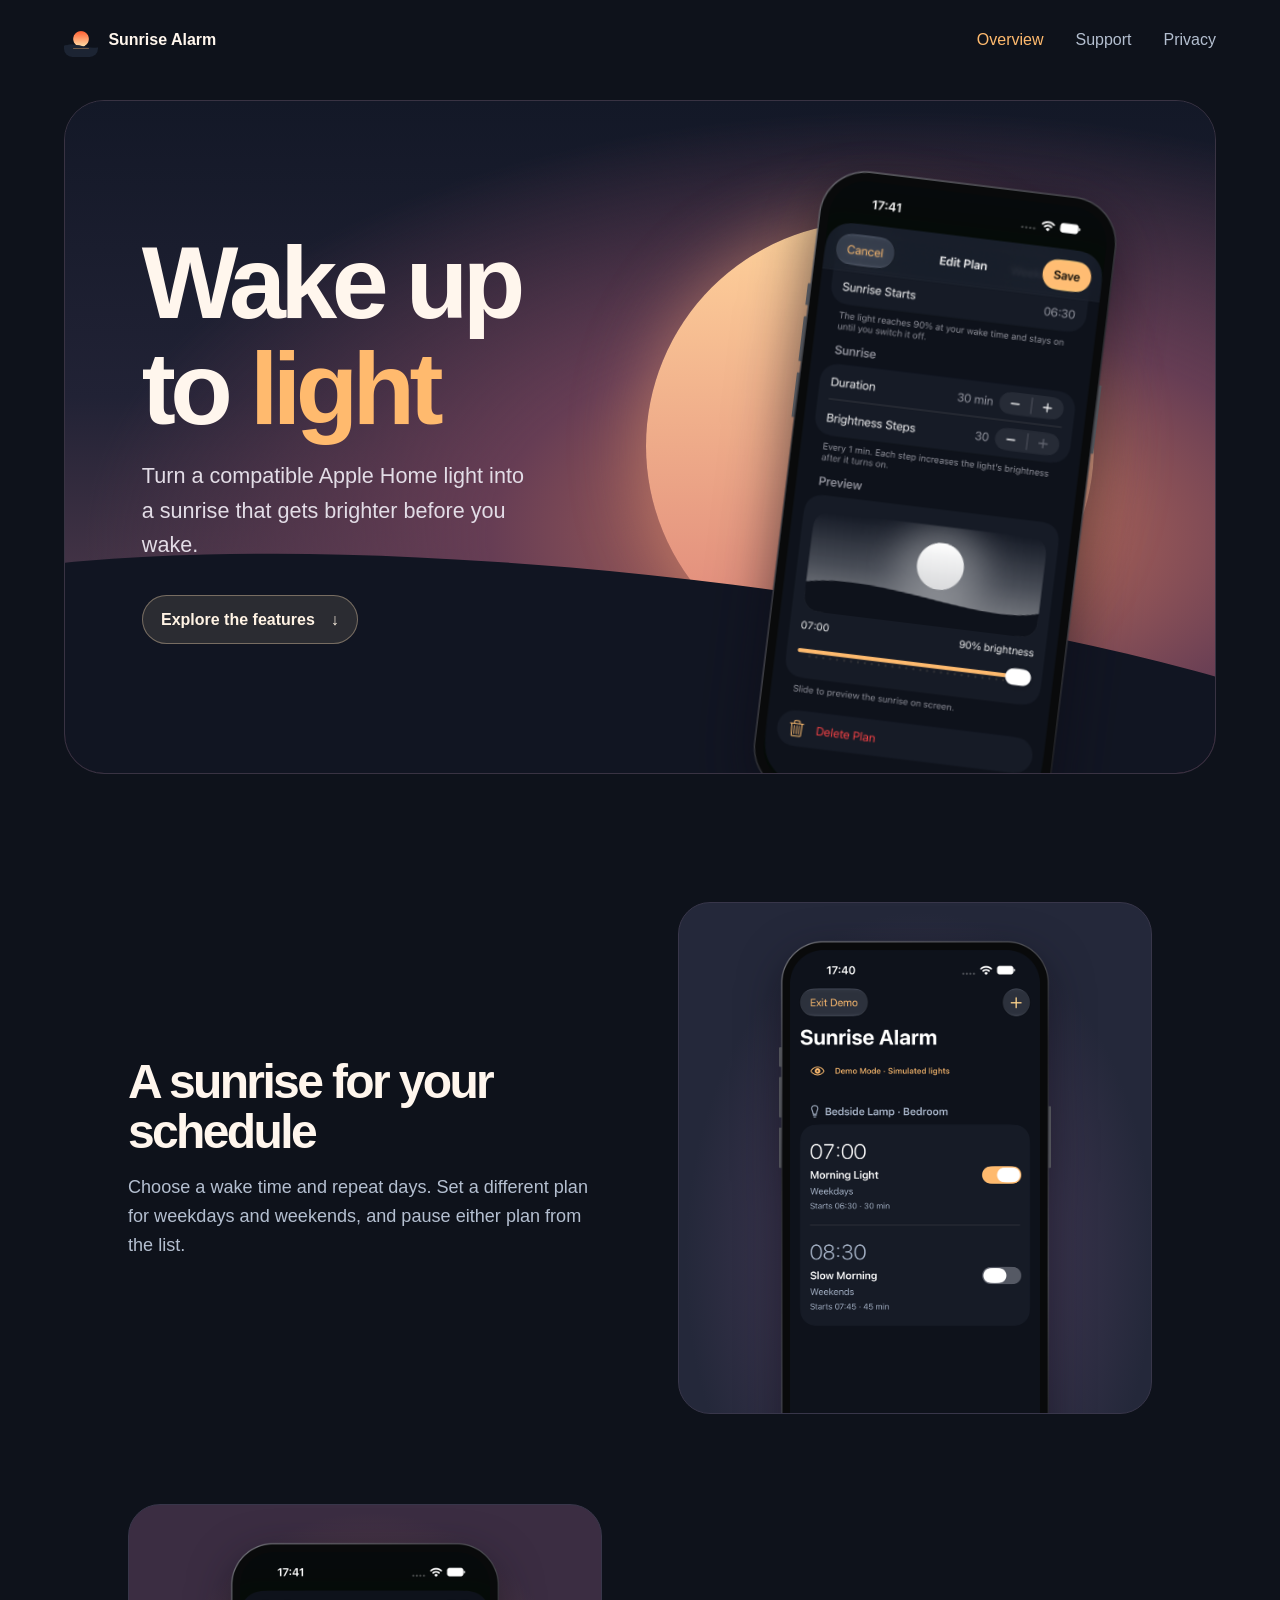
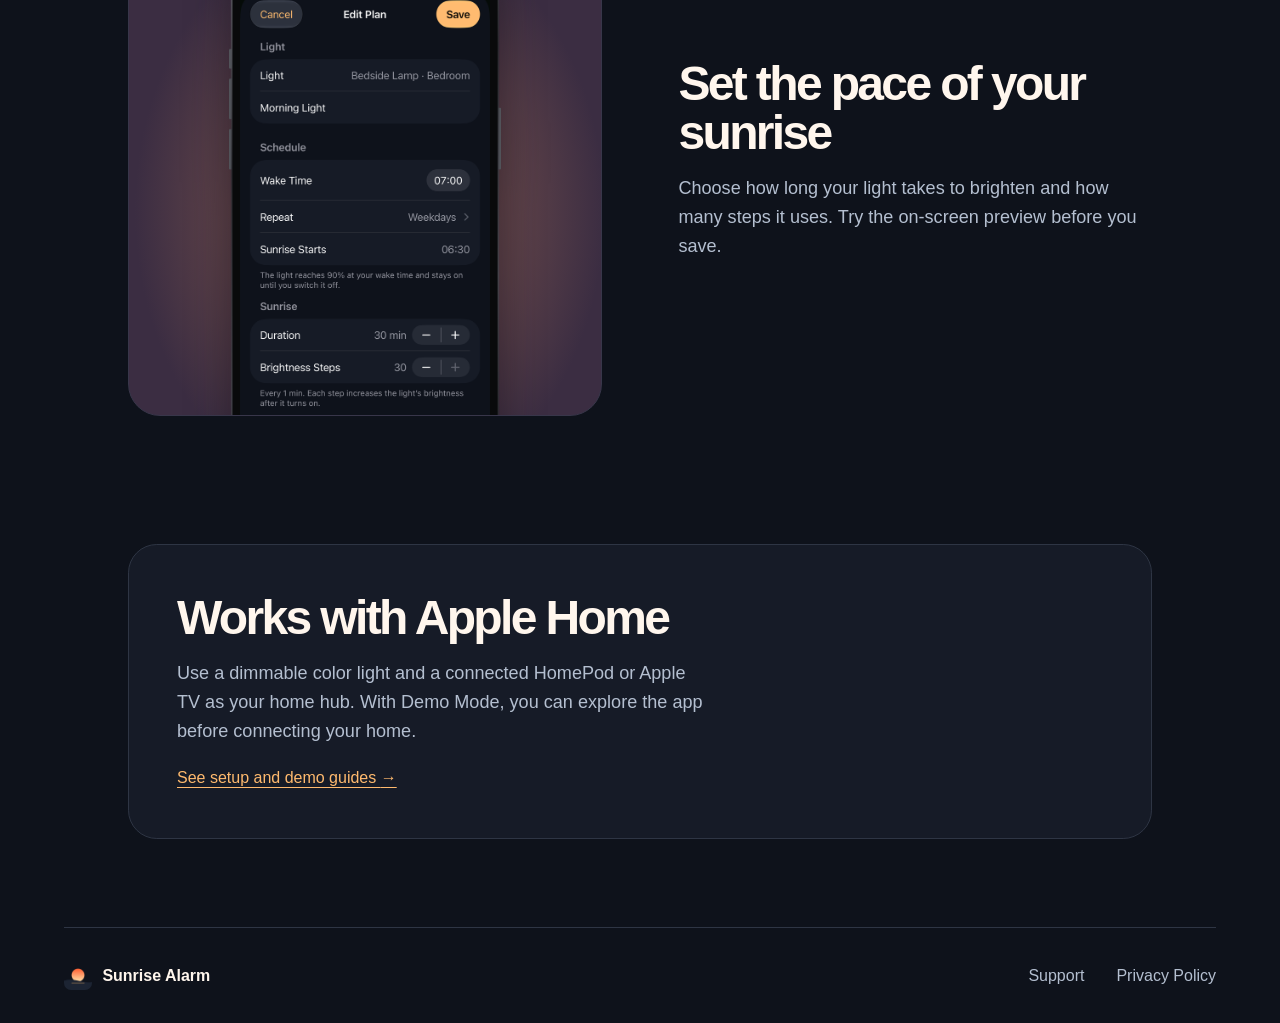
<file: index.html>
<!doctype html>
<html lang="en">
<head>
  <meta charset="utf-8">
  <meta name="viewport" content="width=device-width, initial-scale=1">
  <meta name="theme-color" content="#0e121b">
  <title>Sunrise Alarm | Wake up to light</title>
  <meta name="description" content="Turn a compatible Apple Home light into a gradual sunrise on iPhone and iPad.">
  <link rel="icon" href="assets/icon.png">
  <link rel="stylesheet" href="style.css">
</head>
<body>
  <a class="skip" href="#main">Skip to content</a>
  <header class="site-header">
    <a class="brand" href="./"><img src="assets/icon.png" width="34" height="34" alt="">Sunrise Alarm</a>
    <nav aria-label="Main navigation"><a href="./" aria-current="page">Overview</a><a href="support.html">Support</a><a href="privacy.html">Privacy</a></nav>
  </header>
  <main id="main">
    <section class="hero">
      <div class="hero-copy">
        <h1>Wake up<br>to <em>light</em></h1>
        <p>Turn a compatible Apple Home light into a sunrise that gets brighter before you wake.</p>
        <a class="pill" href="#features">Explore the features <span aria-hidden="true">↓</span></a>
      </div>
      <div class="hero-visual">
        <div class="horizon" aria-hidden="true"><div class="sun"></div><div class="hill"></div></div>
        <img class="hero-phone" src="assets/preview.png" alt="Sunrise Alarm on iPhone showing the on-screen sunrise preview">
      </div>
    </section>
    <section class="features" id="features">
      <article class="feature">
        <div class="feature-copy">
          <h2>A sunrise for your schedule</h2>
          <p>Choose a wake time and repeat days. Set a different plan for weekdays and weekends, and pause either plan from the list.</p>
        </div>
        <div class="feature-visual"><img loading="lazy" src="assets/plans.png" alt="Two sample sunrise plans for the same bedside lamp, with separate weekday and weekend schedules"></div>
      </article>
      <article class="feature reverse">
        <div class="feature-copy">
          <h2>Set the pace of your sunrise</h2>
          <p>Choose how long your light takes to brighten and how many steps it uses. Try the on-screen preview before you save.</p>
        </div>
        <div class="feature-visual warm"><img loading="lazy" src="assets/schedule.png" alt="Plan editor showing the wake time, repeat days, sunrise start, duration, and brightness steps"></div>
      </article>
    </section>
    <section class="requirements">
      <h2>Works with Apple Home</h2>
      <p>Use a dimmable color light and a connected HomePod or Apple TV as your home hub. With Demo Mode, you can explore the app before connecting your home.</p>
      <a class="text-link" href="support.html">See setup and demo guides <span aria-hidden="true">→</span></a>
    </section>
  </main>
  <footer class="site-footer">
    <a class="brand" href="./"><img src="assets/icon.png" width="28" height="28" alt="">Sunrise Alarm</a>
    <nav aria-label="Footer navigation"><a href="support.html">Support</a><a href="privacy.html">Privacy Policy</a></nav>
  </footer>
</body>
</html>
</file>
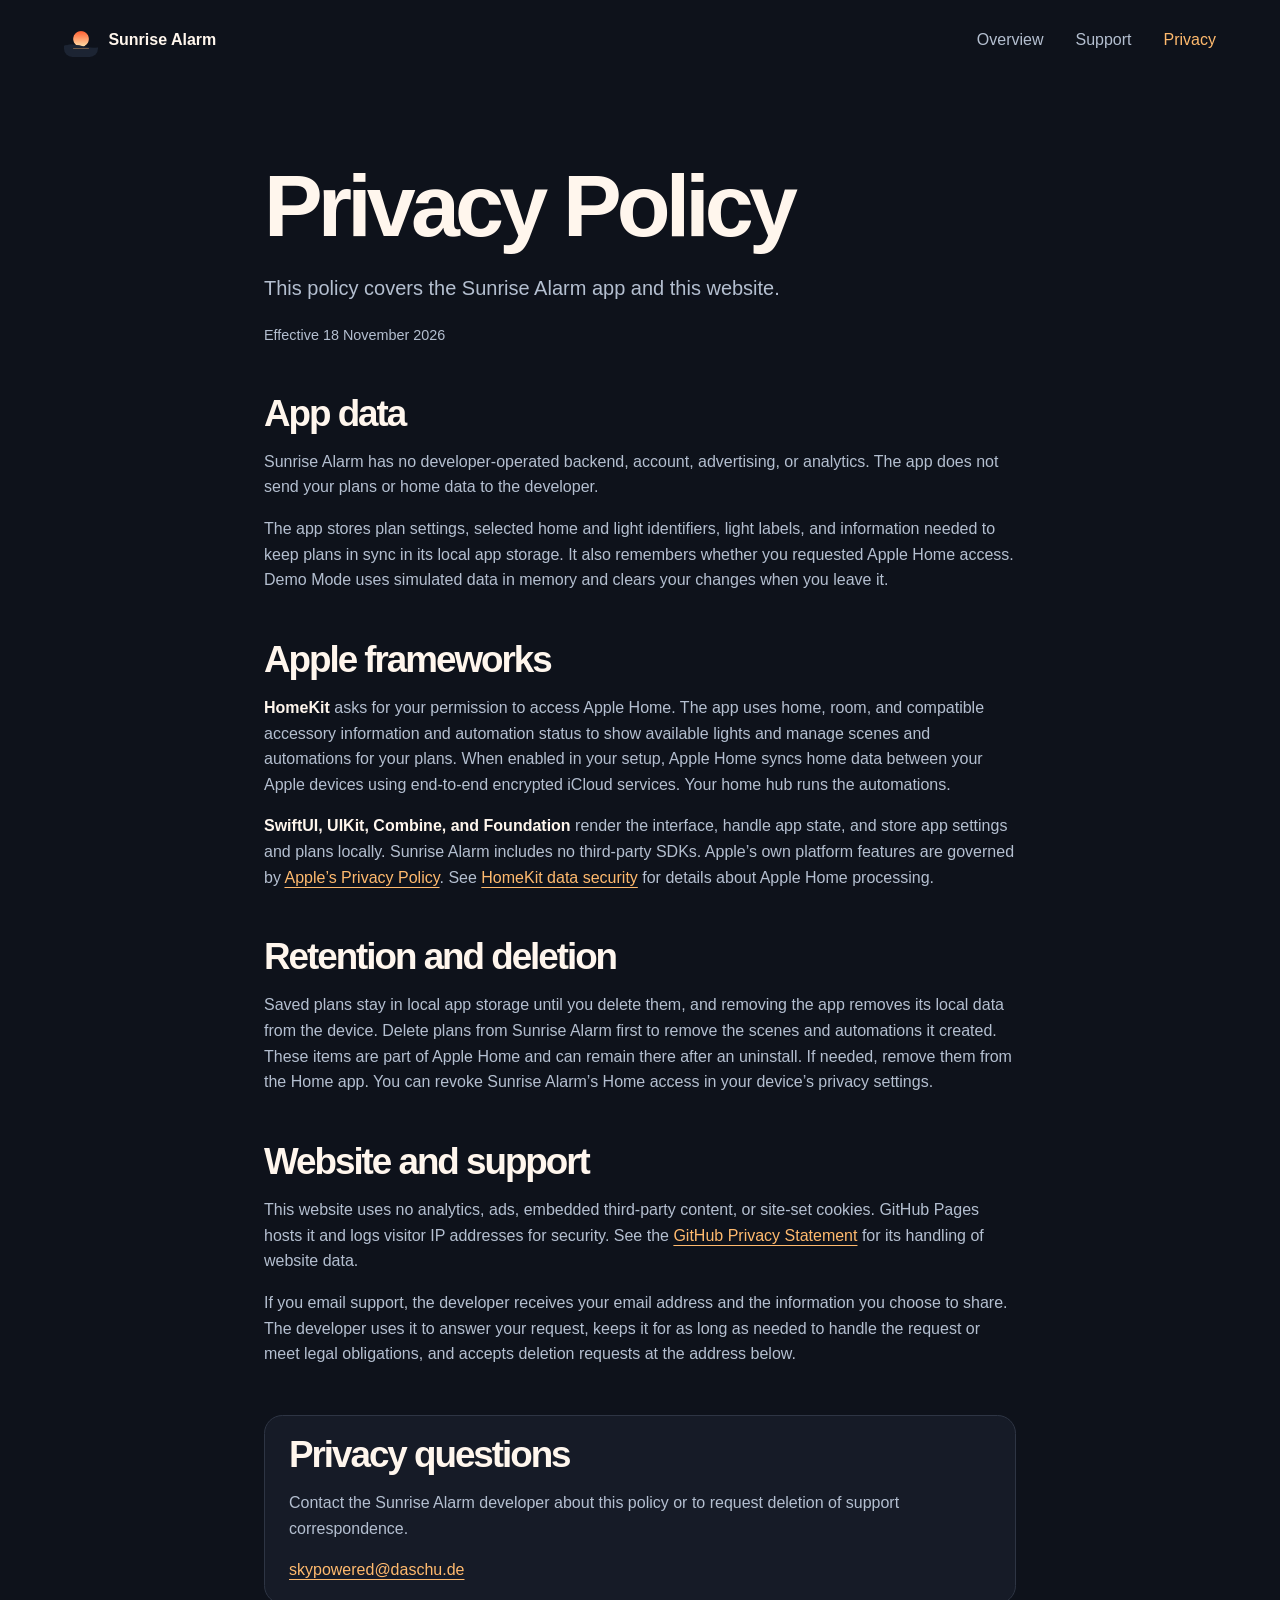
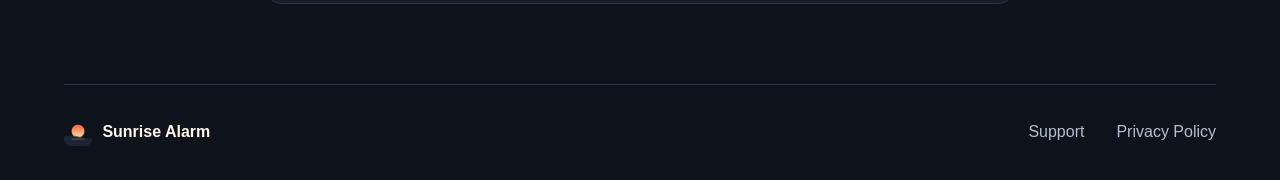
<file: privacy.html>
<!doctype html>
<html lang="en">
<head>
  <meta charset="utf-8">
  <meta name="viewport" content="width=device-width, initial-scale=1">
  <meta name="theme-color" content="#0e121b">
  <title>Privacy Policy | Sunrise Alarm</title>
  <meta name="description" content="How Sunrise Alarm handles Apple Home data, local plans, and website visits.">
  <link rel="icon" href="assets/icon.png">
  <link rel="stylesheet" href="style.css">
</head>
<body>
  <a class="skip" href="#main">Skip to content</a>
  <header class="site-header">
    <a class="brand" href="./"><img src="assets/icon.png" width="34" height="34" alt="">Sunrise Alarm</a>
    <nav aria-label="Main navigation"><a href="./">Overview</a><a href="support.html">Support</a><a href="privacy.html" aria-current="page">Privacy</a></nav>
  </header>
  <main id="main">
    <article class="document">
      <h1>Privacy Policy</h1>
      <p class="intro">This policy covers the Sunrise Alarm app and this website.</p>
      <p class="date">Effective 18 November 2026</p>
      <section>
        <h2>App data</h2>
        <p>Sunrise Alarm has no developer-operated backend, account, advertising, or analytics. The app does not send your plans or home data to the developer.</p>
        <p>The app stores plan settings, selected home and light identifiers, light labels, and information needed to keep plans in sync in its local app storage. It also remembers whether you requested Apple Home access. Demo Mode uses simulated data in memory and clears your changes when you leave it.</p>
      </section>
      <section>
        <h2>Apple frameworks</h2>
        <p><strong>HomeKit</strong> asks for your permission to access Apple Home. The app uses home, room, and compatible accessory information and automation status to show available lights and manage scenes and automations for your plans. When enabled in your setup, Apple Home syncs home data between your Apple devices using end-to-end encrypted iCloud services. Your home hub runs the automations.</p>
        <p><strong>SwiftUI, UIKit, Combine, and Foundation</strong> render the interface, handle app state, and store app settings and plans locally. Sunrise Alarm includes no third-party SDKs. Apple’s own platform features are governed by <a href="https://www.apple.com/legal/privacy/">Apple’s Privacy Policy</a>. See <a href="https://support.apple.com/guide/security/data-security-sec49613249e/web">HomeKit data security</a> for details about Apple Home processing.</p>
      </section>
      <section>
        <h2>Retention and deletion</h2>
        <p>Saved plans stay in local app storage until you delete them, and removing the app removes its local data from the device. Delete plans from Sunrise Alarm first to remove the scenes and automations it created. These items are part of Apple Home and can remain there after an uninstall. If needed, remove them from the Home app. You can revoke Sunrise Alarm’s Home access in your device’s privacy settings.</p>
      </section>
      <section>
        <h2>Website and support</h2>
        <p>This website uses no analytics, ads, embedded third-party content, or site-set cookies. GitHub Pages hosts it and logs visitor IP addresses for security. See the <a href="https://docs.github.com/en/site-policy/privacy-policies/github-general-privacy-statement">GitHub Privacy Statement</a> for its handling of website data.</p>
        <p>If you email support, the developer receives your email address and the information you choose to share. The developer uses it to answer your request, keeps it for as long as needed to handle the request or meet legal obligations, and accepts deletion requests at the address below.</p>
      </section>
      <section class="contact">
        <h2>Privacy questions</h2>
        <p>Contact the Sunrise Alarm developer about this policy or to request deletion of support correspondence.</p>
        <a href="mailto:skypowered@daschu.de">skypowered@daschu.de</a>
      </section>
    </article>
  </main>
  <footer class="site-footer">
    <a class="brand" href="./"><img src="assets/icon.png" width="28" height="28" alt="">Sunrise Alarm</a>
    <nav aria-label="Footer navigation"><a href="support.html">Support</a><a href="privacy.html">Privacy Policy</a></nav>
  </footer>
</body>
</html>
</file>
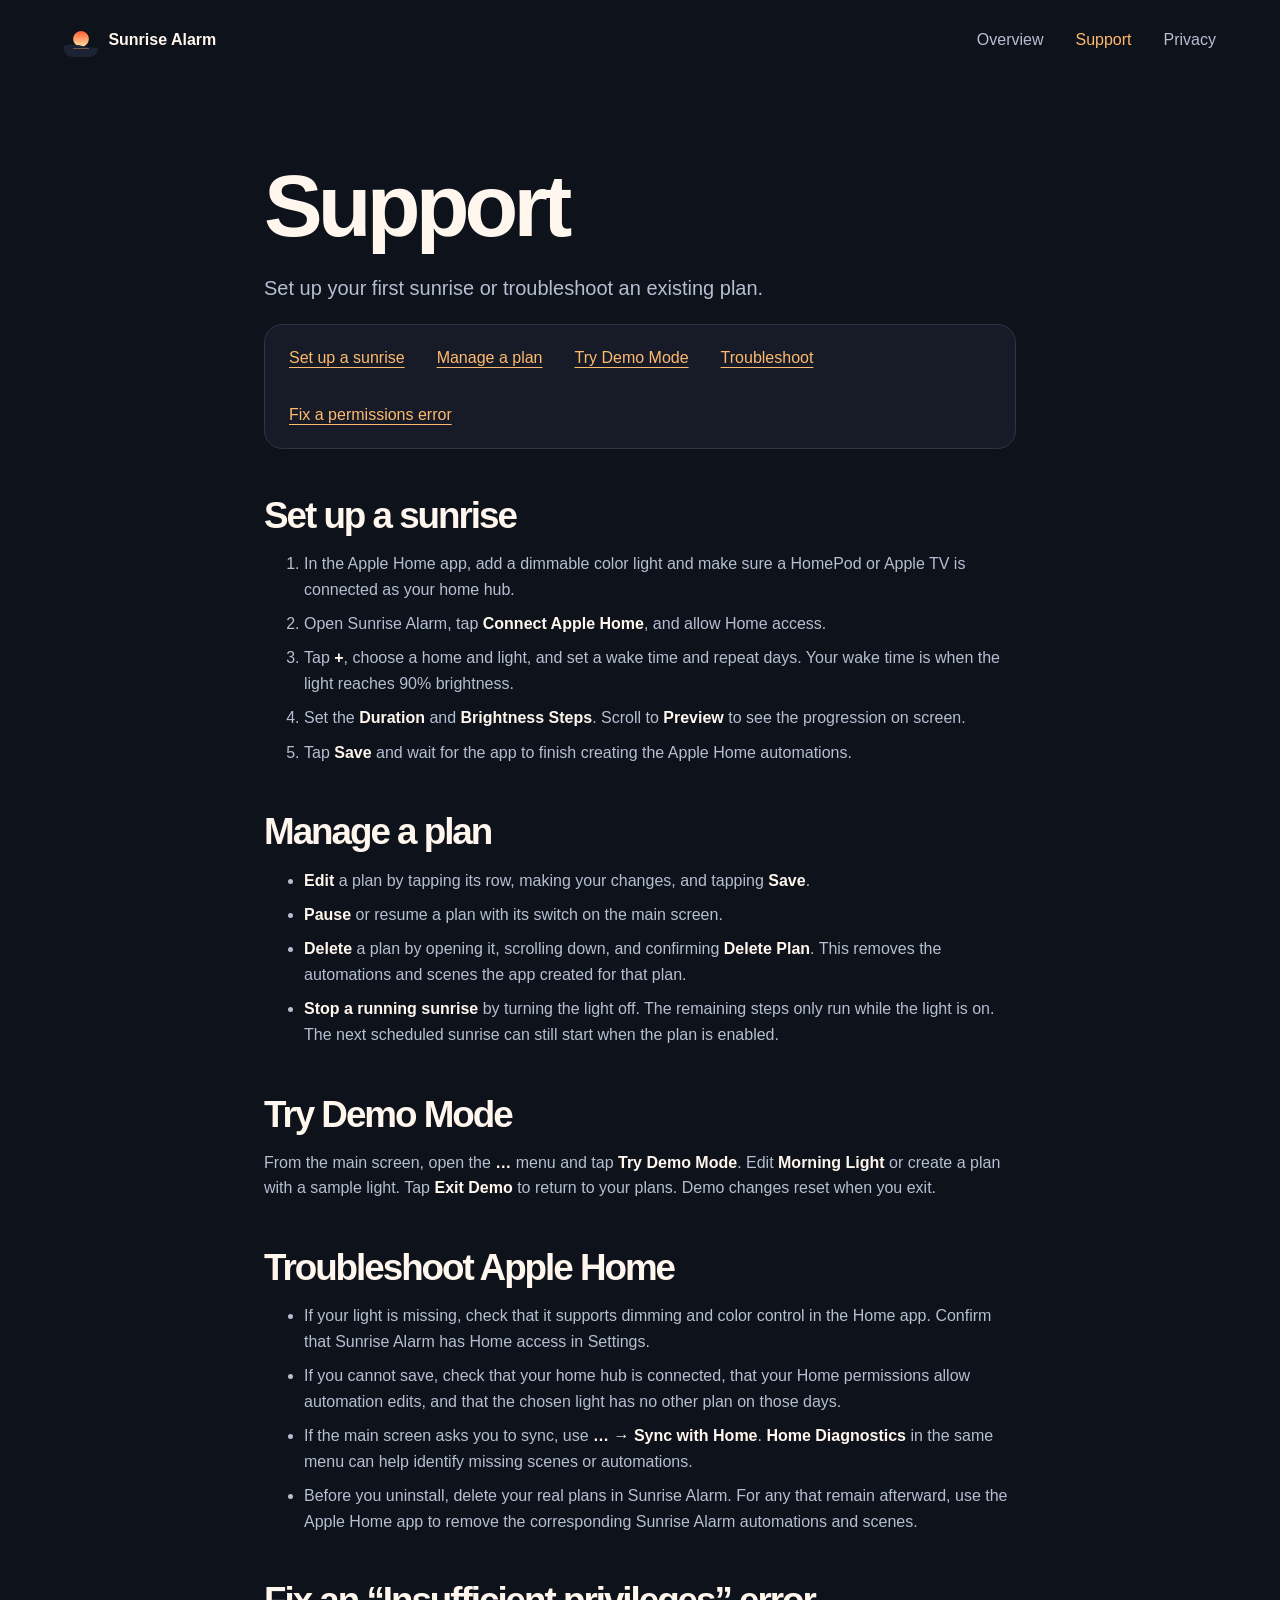
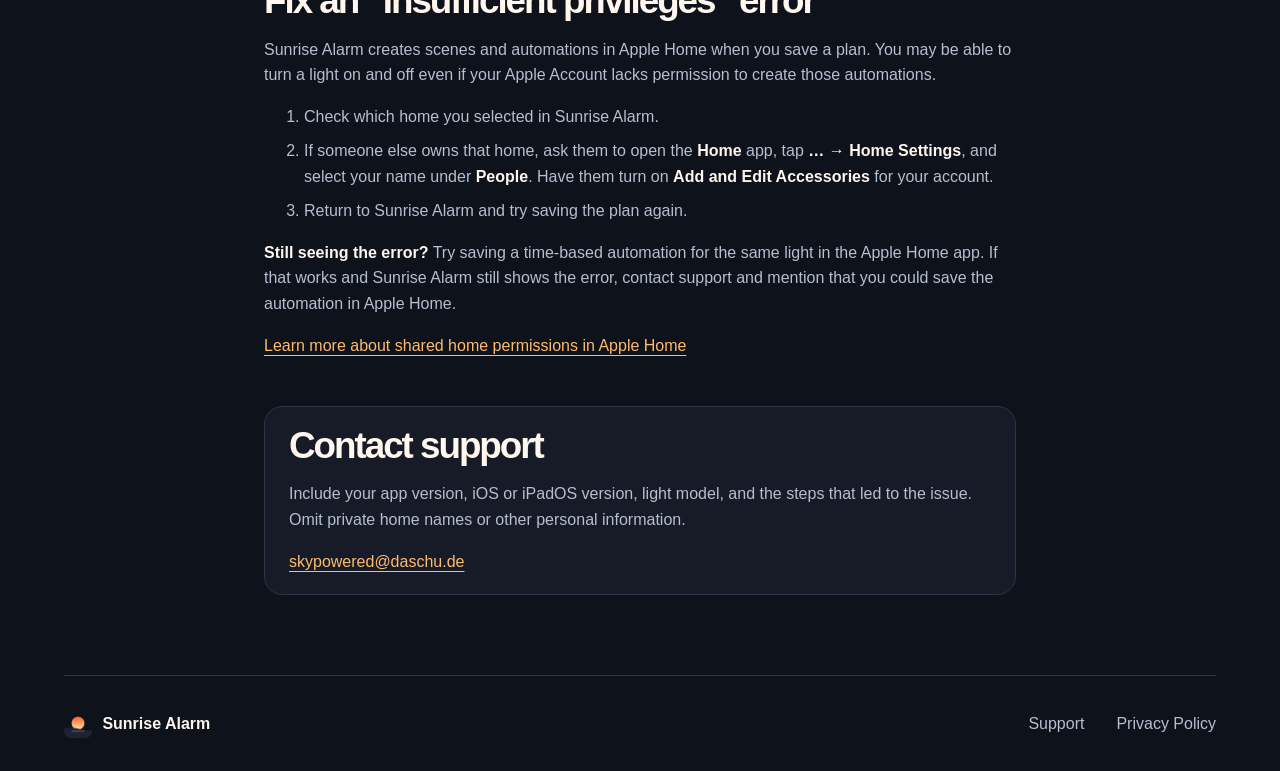
<file: support.html>
<!doctype html>
<html lang="en">
<head>
  <meta charset="utf-8">
  <meta name="viewport" content="width=device-width, initial-scale=1">
  <meta name="theme-color" content="#0e121b">
  <title>Support | Sunrise Alarm</title>
  <meta name="description" content="Guides for setting up, editing, and troubleshooting Sunrise Alarm.">
  <link rel="icon" href="assets/icon.png">
  <link rel="stylesheet" href="style.css">
</head>
<body>
  <a class="skip" href="#main">Skip to content</a>
  <header class="site-header">
    <a class="brand" href="./"><img src="assets/icon.png" width="34" height="34" alt="">Sunrise Alarm</a>
    <nav aria-label="Main navigation"><a href="./">Overview</a><a href="support.html" aria-current="page">Support</a><a href="privacy.html">Privacy</a></nav>
  </header>
  <main id="main">
    <article class="document">
      <h1>Support</h1>
      <p class="intro">Set up your first sunrise or troubleshoot an existing plan.</p>
      <nav class="contents" aria-label="On this page">
        <a href="#setup">Set up a sunrise</a><a href="#manage">Manage a plan</a><a href="#demo">Try Demo Mode</a><a href="#troubleshoot">Troubleshoot</a><a href="#permissions">Fix a permissions error</a>
      </nav>
      <section id="setup">
        <h2>Set up a sunrise</h2>
        <ol>
          <li>In the Apple Home app, add a dimmable color light and make sure a HomePod or Apple TV is connected as your home hub.</li>
          <li>Open Sunrise Alarm, tap <strong>Connect Apple Home</strong>, and allow Home access.</li>
          <li>Tap <strong>+</strong>, choose a home and light, and set a wake time and repeat days. Your wake time is when the light reaches 90% brightness.</li>
          <li>Set the <strong>Duration</strong> and <strong>Brightness Steps</strong>. Scroll to <strong>Preview</strong> to see the progression on screen.</li>
          <li>Tap <strong>Save</strong> and wait for the app to finish creating the Apple Home automations.</li>
        </ol>
      </section>
      <section id="manage">
        <h2>Manage a plan</h2>
        <ul>
          <li><strong>Edit</strong> a plan by tapping its row, making your changes, and tapping <strong>Save</strong>.</li>
          <li><strong>Pause</strong> or resume a plan with its switch on the main screen.</li>
          <li><strong>Delete</strong> a plan by opening it, scrolling down, and confirming <strong>Delete Plan</strong>. This removes the automations and scenes the app created for that plan.</li>
          <li><strong>Stop a running sunrise</strong> by turning the light off. The remaining steps only run while the light is on. The next scheduled sunrise can still start when the plan is enabled.</li>
        </ul>
      </section>
      <section id="demo">
        <h2>Try Demo Mode</h2>
        <p>From the main screen, open the <strong>…</strong> menu and tap <strong>Try Demo Mode</strong>. Edit <strong>Morning Light</strong> or create a plan with a sample light. Tap <strong>Exit Demo</strong> to return to your plans. Demo changes reset when you exit.</p>
      </section>
      <section id="troubleshoot">
        <h2>Troubleshoot Apple Home</h2>
        <ul>
          <li>If your light is missing, check that it supports dimming and color control in the Home app. Confirm that Sunrise Alarm has Home access in Settings.</li>
          <li>If you cannot save, check that your home hub is connected, that your Home permissions allow automation edits, and that the chosen light has no other plan on those days.</li>
          <li>If the main screen asks you to sync, use <strong>… → Sync with Home</strong>. <strong>Home Diagnostics</strong> in the same menu can help identify missing scenes or automations.</li>
          <li>Before you uninstall, delete your real plans in Sunrise Alarm. For any that remain afterward, use the Apple Home app to remove the corresponding Sunrise Alarm automations and scenes.</li>
        </ul>
      </section>
      <section id="permissions">
        <h2>Fix an “Insufficient privileges” error</h2>
        <p>Sunrise Alarm creates scenes and automations in Apple Home when you save a plan. You may be able to turn a light on and off even if your Apple Account lacks permission to create those automations.</p>
        <ol>
          <li>Check which home you selected in Sunrise Alarm.</li>
          <li>If someone else owns that home, ask them to open the <strong>Home</strong> app, tap <strong>… → Home Settings</strong>, and select your name under <strong>People</strong>. Have them turn on <strong>Add and Edit Accessories</strong> for your account.</li>
          <li>Return to Sunrise Alarm and try saving the plan again.</li>
        </ol>
        <p><strong>Still seeing the error?</strong> Try saving a time-based automation for the same light in the Apple Home app. If that works and Sunrise Alarm still shows the error, contact support and mention that you could save the automation in Apple Home.</p>
        <p><a href="https://support.apple.com/en-us/102386">Learn more about shared home permissions in Apple Home</a></p>
      </section>
      <section class="contact">
        <h2>Contact support</h2>
        <p>Include your app version, iOS or iPadOS version, light model, and the steps that led to the issue. Omit private home names or other personal information.</p>
        <a href="mailto:skypowered@daschu.de">skypowered@daschu.de</a>
      </section>
    </article>
  </main>
  <footer class="site-footer">
    <a class="brand" href="./"><img src="assets/icon.png" width="28" height="28" alt="">Sunrise Alarm</a>
    <nav aria-label="Footer navigation"><a href="support.html">Support</a><a href="privacy.html">Privacy Policy</a></nav>
  </footer>
</body>
</html>
</file>
<file: style.css>
:root {
  color-scheme: dark;
  --night: #0e121b;
  --surface: #161b27;
  --gold: #ffba6e;
  --text: #fff6ed;
  --secondary: #b4bfd0;
  --line: #2e3544;
  font: 16px/1.6 -apple-system, BlinkMacSystemFont, "Segoe UI", sans-serif;
}
* { box-sizing: border-box; }
body { margin: 0; color: var(--text); background: var(--night); }
a { color: var(--gold); text-underline-offset: .22em; }
a:focus-visible { outline: 2px solid var(--gold); outline-offset: 5px; }
img { max-width: 100%; height: auto; }
.site-header, .site-footer {
  width: min(100% - 3rem, 72rem);
  margin: auto;
  min-height: 5rem;
  display: flex;
  justify-content: space-between;
  align-items: center;
  gap: 1rem;
}
.brand { display: inline-flex; gap: .65rem; align-items: center; color: var(--text); font-weight: 720; text-decoration: none; white-space: nowrap; }
.brand img { border-radius: 25%; }
nav { display: flex; gap: clamp(.7rem, 3vw, 2rem); flex-wrap: wrap; }
.site-header nav a, .site-footer nav a { color: var(--secondary); text-decoration: none; }
.site-header nav a:hover, .site-header nav a[aria-current], .site-footer nav a:hover { color: var(--gold); }
.site-footer { border-top: 1px solid var(--line); min-height: 6rem; }
.skip { position: absolute; top: .5rem; left: .5rem; z-index: 5; padding: 1rem; background: var(--night); transform: translateY(-150%); }
.skip:focus { transform: translateY(0); }
h1, h2 { font-family: ui-rounded, "SF Pro Rounded", -apple-system, sans-serif; line-height: 1.04; letter-spacing: -.055em; margin: 0 0 1rem; }
h1 { font-size: clamp(3.2rem, 8vw, 7.4rem); font-weight: 750; }
h2 { font-size: clamp(1.85rem, 4vw, 3rem); }
p { color: var(--secondary); }
.hero {
  width: min(100% - 3rem, 72rem); margin: 1.25rem auto 0;
  min-height: 38rem; position: relative; isolation: isolate; overflow: hidden;
  border: 1px solid #393343; border-radius: 2.5rem;
  background: #181a2b; display: grid; grid-template-columns: 1fr .95fr; align-items: center;
}
.hero-copy { padding: clamp(2rem, 6vw, 5rem); z-index: 2; }
.hero-copy h1 em { font-style: normal; color: var(--gold); }
.hero-copy p { font-size: clamp(1.05rem, 2vw, 1.35rem); max-width: 24rem; margin: 0 0 2rem; color: #e2dce6; }
.pill { display: inline-flex; align-items: center; gap: 1rem; padding: .75rem 1.2rem; border-radius: 100px; text-decoration: none; background: #ffe0b61c; box-shadow: inset 0 0 0 1px #ffe0b65c; color: #fff3e4; font-weight: 650; }
.pill:hover { background: #ffe0b633; }
.hero-visual { display: grid; align-items: end; justify-items: center; align-self: stretch; min-width: 0; }
.horizon { pointer-events: none; position: absolute; inset: 0; z-index: -1; background: radial-gradient(ellipse at 73% 65%, #cf765b 0, #663d54 35%, transparent 69%), linear-gradient(#131827, #212235 44%, #6b4759); overflow: hidden; }
.sun { position: absolute; width: clamp(13rem, 35vw, 28rem); aspect-ratio: 1; left: 70%; top: 18%; transform: translateX(-50%); border-radius: 100%; background: linear-gradient(#ffd29b, #dd8277); box-shadow: 0 0 75px #f9a97977; }
.hill { position: absolute; width: 145%; height: 48%; left: -20%; bottom: -19%; border-radius: 53% 58% 0 0; transform: rotate(6deg); background: #111522; }
.hero-phone { width: min(62%, 19rem); margin: 2.5rem auto 0; align-self: end; transform: translateY(2.4rem) rotate(7deg); filter: drop-shadow(0 18px 30px #0b0914a0); }
.features { width: min(100% - 3rem, 64rem); margin: clamp(4rem, 10vw, 8rem) auto; display: grid; gap: clamp(3rem, 7vw, 6rem); }
.feature { display: grid; grid-template-columns: 1fr 1fr; gap: clamp(1.5rem, 6vw, 5rem); align-items: center; }
.feature.reverse .feature-copy { order: 1; }
.feature-copy p, .requirements p { font-size: 1.13rem; max-width: 33rem; margin: 0; }
.feature-visual { border-radius: 2rem; min-height: 27rem; height: min(51vw, 32rem); overflow: hidden; display: grid; justify-items: center; align-items: start; background: radial-gradient(ellipse at 51% 70%, #534263, #24283a 69%); border: 1px solid #38364a; }
.feature-visual.warm { background: radial-gradient(ellipse at 51% 60%, #956353, #3b2d42 69%); }
.feature-visual img { width: min(62%, 17rem); margin-top: 2.25rem; filter: drop-shadow(0 14px 21px #0b091488); }
.requirements { width: min(100% - 3rem, 64rem); margin: 0 auto 5.5rem; padding: clamp(1.6rem, 5vw, 3rem); border-radius: 1.8rem; background: var(--surface); border: 1px solid var(--line); }
.text-link { display: inline-block; margin-top: 1.2rem; }
.document { width: min(100% - 3rem, 47rem); margin: clamp(2rem, 7vw, 5rem) auto 5rem; }
.document h1 { font-size: clamp(3rem, 7.2vw, 5.5rem); }
.document h2 { font-size: clamp(1.55rem, 4vw, 2.3rem); }
.document section { margin: 3rem 0 0; scroll-margin-top: 1.5rem; }
.document p, .document li { color: var(--secondary); }
.document .intro { font-size: 1.25rem; }
.document .date { font-size: .9rem; }
.document li + li { margin-top: .55rem; }
.document li strong, .document p strong { color: var(--text); }
.contents, .contact { padding: 1.25rem 1.5rem; border-radius: 1.15rem; background: var(--surface); border: 1px solid var(--line); }
@media (max-width: 680px) {
  .site-header, .site-footer, .hero, .features, .requirements, .document { width: calc(100% - 2rem); }
  .site-header, .site-footer { flex-wrap: wrap; justify-content: space-between; padding: .85rem 0; min-height: auto; font-size: .9rem; }
  .hero { grid-template-columns: 1fr; border-radius: 1.7rem; min-height: auto; }
  .hero-copy { padding: 2rem 1.5rem 0; }
  .hero-copy p { margin-bottom: 1.25rem; }
  .horizon { background: radial-gradient(ellipse at 64% 72%, #cf765b 0, #663d54 37%, transparent 69%), linear-gradient(#131827, #212235 47%, #6b4759); }
  .sun { left: 55%; top: 50%; }
  .hero-phone { width: min(58%, 14.2rem); transform: translateY(2.6rem) rotate(6deg); }
  .feature { grid-template-columns: 1fr; gap: 1rem; }
  .feature.reverse .feature-copy { order: 0; }
  .feature-visual { min-height: 24rem; }
}
</file>
